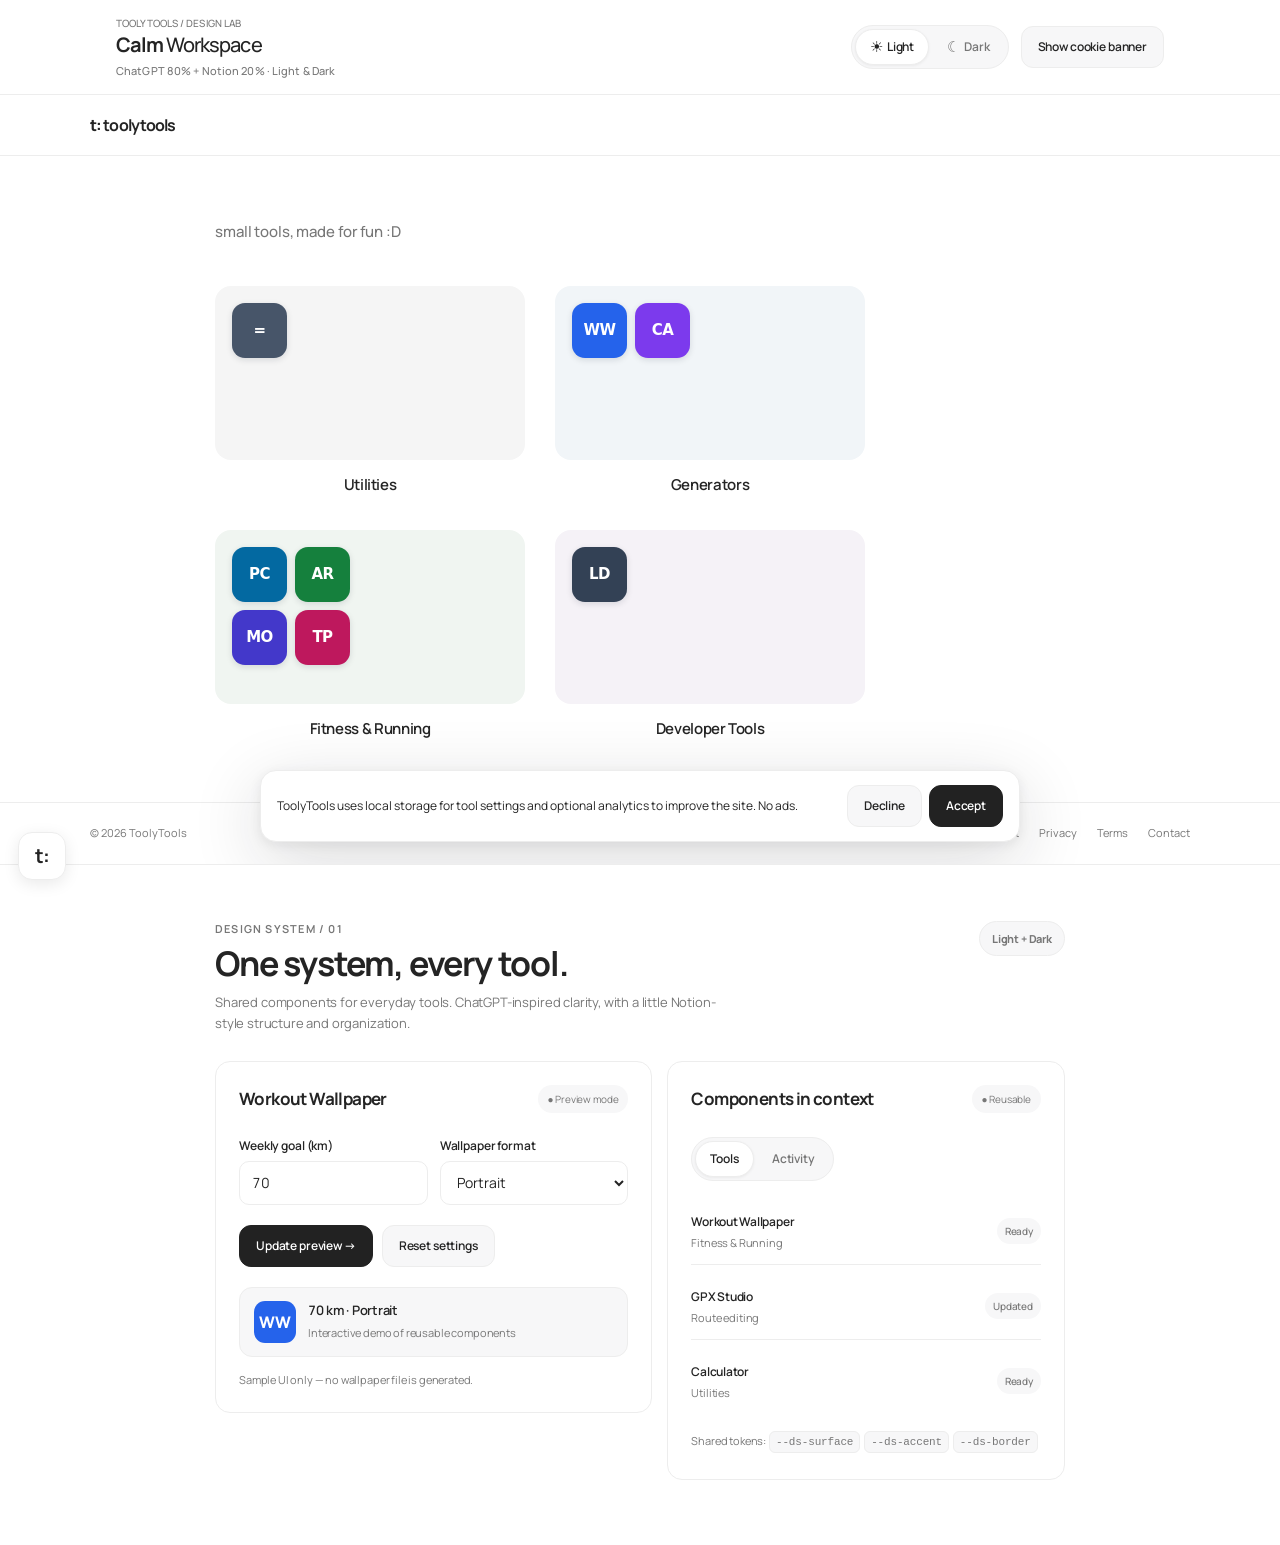
<file: index.html>
<!doctype html>
<html lang="en" data-mode="light">
<head>
  <meta charset="UTF-8">
  <meta name="viewport" content="width=device-width, initial-scale=1, viewport-fit=cover">
  <meta name="color-scheme" content="light dark">
  <meta name="description" content="ToolyTools Calm Workspace — minimal premium typography with Manrope and Noto Sans Thai, in Light and Dark.">
  <title>ToolyTools — Calm Workspace | ChatGPT + Notion Inspired</title>
  <script>
    // Set the last chosen appearance before CSS loads, to avoid a flash.
    (function () {
      try {
        var saved = localStorage.getItem("toolytools-refined-mode");
        document.documentElement.dataset.mode =
          saved === "light" || saved === "dark" ? saved :
          (window.matchMedia("(prefers-color-scheme: dark)").matches ? "dark" : "light");
      } catch (_) { document.documentElement.dataset.mode = "light"; }
    }());
  </script>
  <!-- Editorial-style UI typography; system fonts remain as offline fallback. -->
  <link rel="preconnect" href="https://fonts.googleapis.com">
  <link rel="preconnect" href="https://fonts.gstatic.com" crossorigin>
  <link href="https://fonts.googleapis.com/css2?family=Manrope:wght@400;500;600;700&family=Noto+Sans+Thai:wght@400;500;600;700&display=swap" rel="stylesheet">
  <link rel="stylesheet" href="./styles.css">
  <link rel="stylesheet" href="./interaction.css">
  <link rel="stylesheet" href="./minimal.css?v=20261008-blend">
  <link rel="stylesheet" href="./workspace.css?v=20261008-v3simple">
  <link rel="stylesheet" href="./typography.css?v=20261008-premium">
  <link rel="stylesheet" href="./buttons.css?v=20261009-floating">
  <script src="./refined.js?v=20261008-v3simple" defer></script>
</head>
<body>
  <!-- Persistent bottom-left ToolyTools monogram. Native link: no JavaScript needed. -->
  <a class="floating-brand" href="#main-content" aria-label="ToolyTools — back to tools" title="Back to tools">
    <span aria-hidden="true">t:</span>
  </a>
  <!-- Demo controls — not part of ToolyTools' actual website layout. -->
  <aside class="demo-toolbar" aria-label="Calm Workspace design system controls">
    <div class="toolbar-brand">
      <span class="toolbar-eyebrow">TOOLYTOOLS / DESIGN LAB</span>
      <div class="toolbar-name">Calm <span>Workspace</span></div>
      <div class="toolbar-hint">ChatGPT 80% + Notion 20% · Light & Dark</div>
    </div>
    <div class="toolbar-actions">
      <div class="mode-switch" role="group" aria-label="Appearance">
        <button type="button" data-mode-switch="light" aria-pressed="true"><span aria-hidden="true">☀</span> Light</button>
        <button type="button" data-mode-switch="dark" aria-pressed="false"><span aria-hidden="true">☾</span> Dark</button>
      </div>
      <button class="reset-cookie" id="show-cookie" type="button">Show cookie banner</button>
    </div>
  </aside>

  <!-- The four real ToolyTools folder categories, now interactive. -->
  <div class="site-preview" id="site-preview" data-theme="refined">
    <header class="site-header">
      <div class="site-width header-inner">
        <span class="site-logo"><span class="logo-accent">t:</span> toolytools</span>
      </div>
    </header>
    <main class="home-screen" id="main-content">
      <div class="site-width home-container">
        <div class="home-hero">
          <p class="home-tagline">small tools, made for fun :D</p>
        </div>
        <section class="folder-grid" aria-label="Tool folders" tabindex="0">
          <button class="folder-item" type="button" data-folder="utilities" aria-label="Open Utilities folder" aria-haspopup="dialog" aria-controls="folder-dialog">
            <span aria-hidden="true" class="folder-card">
              <span class="tool-tile tile-equals">=</span>
            </span>
            <span class="folder-title">Utilities</span>
          </button>
          <button class="folder-item" type="button" data-folder="generators" aria-label="Open Generators folder" aria-haspopup="dialog" aria-controls="folder-dialog">
            <span aria-hidden="true" class="folder-card">
              <span class="tool-tile tile-ww">WW</span>
              <span class="tool-tile tile-ca">CA</span>
            </span>
            <span class="folder-title">Generators</span>
          </button>
          <button class="folder-item" type="button" data-folder="fitness" aria-label="Open Fitness &amp; Running folder" aria-haspopup="dialog" aria-controls="folder-dialog">
            <span aria-hidden="true" class="folder-card">
              <span class="tool-tile tile-pc">PC</span>
              <span class="tool-tile tile-ar">AR</span>
              <span class="tool-tile tile-mo">MO</span>
              <span class="tool-tile tile-tp">TP</span>
            </span>
            <span class="folder-title">Fitness &amp; Running</span>
          </button>
          <button class="folder-item" type="button" data-folder="developer" aria-label="Open Developer Tools folder" aria-haspopup="dialog" aria-controls="folder-dialog">
            <span aria-hidden="true" class="folder-card">
              <span class="tool-tile tile-ld">LD</span>
            </span>
            <span class="folder-title">Developer Tools</span>
          </button>
        </section>
      </div>
    </main>
    <footer class="site-footer">
      <div class="site-width footer-inner">
        <span>© 2026 ToolyTools</span>
        <nav class="footer-links" aria-label="Footer pages">
          <span>About</span><span>Privacy</span><span>Terms</span><span>Contact</span>
        </nav>
      </div>
    </footer>
    <div class="cookie-banner" id="cookie-banner" role="region" aria-label="Cookie choices">
      <p>ToolyTools uses local storage for tool settings and optional analytics to improve the site. No ads.</p>
      <div class="cookie-actions">
        <button type="button" data-dismiss-cookie="decline">Decline</button>
        <button type="button" data-dismiss-cookie="accept">Accept</button>
      </div>
    </div>
  </div>

  <!-- Dialog is outside site-preview so it is not clipped by the home layout. -->
  <div class="modal-backdrop" id="folder-backdrop" hidden>
    <section class="folder-dialog" id="folder-dialog" role="dialog" aria-modal="true"
      aria-labelledby="folder-dialog-title"
      tabindex="-1">
      <div class="folder-dialog__header">
        <div class="folder-dialog__intro">
          <h2 id="folder-dialog-title">Fitness &amp; Running</h2>
        </div>
        <button type="button" class="folder-dialog__close" id="close-folder"
          aria-label="Close folder dialog">×</button>
      </div>
      <div class="modal-tools" id="folder-tools" aria-label="Tools in selected folder"></div>
    </section>
  </div>
  <div class="demo-toast" id="demo-toast" role="status" aria-live="polite" hidden></div>

  <!-- Tool-page specimen. Not part of the production ToolyTools homepage. -->
  <section class="component-lab" id="component-lab" aria-label="Reusable components demo">
    <div class="component-lab__inner">
      <div class="kit-intro">
        <div>
          <p class="kit-eyebrow">DESIGN SYSTEM / 01</p>
          <h2>One system, every tool.</h2>
          <p>Shared components for everyday tools. ChatGPT-inspired clarity, with a little Notion-style structure and organization.</p>
        </div>
        <span class="kit-badge">Light + Dark</span>
      </div>
      <div class="kit-grid">
        <article class="kit-card">
          <div class="kit-card__head">
            <h3>Workout Wallpaper</h3>
            <span class="kit-status">● Preview mode</span>
          </div>
          <div class="kit-fields">
            <div class="kit-field">
              <label for="kit-goal">Weekly goal (km)</label>
              <input id="kit-goal" class="kit-control" type="number" min="1" max="999" inputmode="numeric" value="70">
            </div>
            <div class="kit-field">
              <label for="kit-format">Wallpaper format</label>
              <select id="kit-format" class="kit-control">
                <option>Portrait</option><option>Landscape</option><option>Square</option>
              </select>
            </div>
          </div>
          <div class="kit-buttons">
            <button class="kit-button primary" id="kit-generate" type="button">Update preview →</button>
            <button class="kit-button" id="kit-reset" type="button">Reset settings</button>
          </div>
          <div class="kit-result" aria-live="polite">
            <div class="kit-result__art">WW</div>
            <div>
              <div class="kit-result__text" id="kit-result-title">70 km · Portrait</div>
              <div class="kit-result__muted" id="kit-result-info">Interactive demo of reusable components</div>
            </div>
          </div>
          <p class="kit-note">Sample UI only — no wallpaper file is generated.</p>
        </article>
        <article class="kit-card">
          <div class="kit-card__head">
            <h3>Components in context</h3>
            <span class="kit-status">● Reusable</span>
          </div>
          <div class="kit-tabs" role="group" aria-label="Example data">
            <button type="button" class="kit-tab" data-kit-tab="tools" aria-pressed="true">Tools</button>
            <button type="button" class="kit-tab" data-kit-tab="activity" aria-pressed="false">Activity</button>
          </div>
          <div id="kit-list" class="kit-list"></div>
          <p class="kit-note">Shared tokens:
            <span class="kit-code">--ds-surface</span>
            <span class="kit-code">--ds-accent</span>
            <span class="kit-code">--ds-border</span>
          </p>
        </article>
      </div>
    </div>
  </section>
</body>
</html>
</file>
<file: styles.css>
/* ToolyTools — Responsive Layout Foundation.
   Stable geometry for the original site + reusable component specimen.
   Palette and surface styling are defined exclusively in minimal.css. */
*{box-sizing:border-box}
html{min-width:280px}
body{margin:0;font-family:system-ui,-apple-system,"Segoe UI",Arial,sans-serif}
button,input,select{font:inherit}
button{cursor:pointer}
:focus-visible{outline:3px solid var(--ds-focus);outline-offset:3px}
[hidden]{display:none!important}

/* Design-lab-only controls: not intended as a production site header */
.demo-toolbar{
  width:min(100%,1100px);margin:0 auto;padding:17px 22px;
  display:flex;align-items:center;justify-content:space-between;gap:18px;
}
.toolbar-brand{min-width:0}
.toolbar-eyebrow{font-size:10px;letter-spacing:1.5px;font-weight:800}
.toolbar-name{font-weight:850;font-size:20px;letter-spacing:-.65px;line-height:1.25;margin:3px 0}
.toolbar-hint{font-size:11px}
.toolbar-actions{display:flex;align-items:center;gap:12px;flex-shrink:0}
.mode-switch{display:flex;align-items:center;gap:5px;padding:4px;border-radius:11px}
.mode-switch button{border:1px solid transparent;min-height:41px;padding:9px 18px;border-radius:8px;font-size:13px;font-weight:750;transition:background-color .18s,color .18s}
.mode-switch button span{font-size:15px;margin-right:4px}
.reset-cookie{min-height:41px;border:1px solid;border-radius:8px;padding:9px 12px;font-size:11px;font-weight:700;white-space:nowrap}

/* The fixed ToolyTools homepage layout from the previous demo */
.site-preview{
  width:100%;min-height:695px;position:relative;isolation:isolate;
  display:flex;flex-direction:column;overflow:hidden;
  border-top:1px solid;
  transition:background-color .19s ease,color .19s ease,border-color .19s ease;
}
.site-width{max-width:1100px;width:100%;margin:0 auto}
.site-header{height:53px;flex-shrink:0;border-bottom:1px solid}
.header-inner{height:100%;display:flex;align-items:center}
.site-logo{font-size:15px;font-weight:800;letter-spacing:-.4px}
.logo-accent{font-weight:900}
.home-screen{flex:1;min-width:0}
.home-hero{padding-top:51px;padding-bottom:38px}
.home-hero p{
  margin:0;font-family:Consolas,ui-monospace,monospace;
  font-size:13px;line-height:1.35;letter-spacing:.1px;
}
.folder-grid{display:flex;justify-content:space-between;gap:10px;padding:0 70px 20px}
.folder-item{flex:0 0 120px;text-align:center}
.folder-card{
  width:120px;height:120px;padding:10px;
  display:grid;grid-template-columns:repeat(2,45px);
  grid-template-rows:repeat(2,45px);gap:8px;
  align-content:start;justify-content:start;
  position:relative;
  transition:background-color .19s ease,border-color .19s ease,box-shadow .19s ease,transform .19s ease;
}
.tool-tile{
  height:45px;width:45px;display:flex;
  align-items:center;justify-content:center;
  font:900 12px/1 Consolas,ui-monospace,monospace;
  letter-spacing:-.4px;position:relative;z-index:1;
}
.folder-title{font-size:15px;font-weight:740;white-space:nowrap;margin-top:17px;line-height:1.4;letter-spacing:-.35px}
.site-footer{height:67px;flex-shrink:0;border-top:1px solid}
.footer-inner{
  height:100%;display:flex;align-items:center;
  justify-content:space-between;gap:12px;
  font:11px Consolas,ui-monospace,monospace;
}
.footer-links{display:flex;align-items:center;gap:20px}
.cookie-banner{
  position:absolute;left:50%;bottom:22px;transform:translateX(-50%);
  display:flex;align-items:center;gap:20px;
  width:min(760px,calc(100% - 32px));z-index:5;padding:14px 16px;
  border:2px solid;border-radius:10px;
}
.cookie-banner p{
  flex:1;min-width:0;margin:0;
  font:12px/1.5 Consolas,ui-monospace,monospace;
}
.cookie-actions{display:flex;gap:7px}
.cookie-actions button{
  padding:10px 12px;border:1px solid;
  border-radius:6px;font:700 12px Consolas,ui-monospace,monospace;
  min-height:40px;transition:filter .18s,transform .18s;
}
.cookie-actions button:hover{filter:brightness(1.08);transform:translateY(-1px)}

/* Reusable component specimen for future tool pages */
.component-lab{padding:clamp(28px,4vw,52px) 20px 65px;transition:background-color .19s,color .19s}
.component-lab__inner{width:min(100%,1080px);margin:0 auto}
.kit-intro{display:flex;align-items:flex-start;justify-content:space-between;gap:14px;margin-bottom:22px}
.kit-eyebrow{font-size:11px;font-weight:850;letter-spacing:1.1px;margin:0 0 8px}
.kit-intro h2{font-size:clamp(22px,3vw,31px);letter-spacing:-.9px;margin:0 0 9px;line-height:1.15}
.kit-intro p:last-child{font-size:13px;line-height:1.6;margin:0;max-width:620px}
.kit-badge{border:1px solid;border-radius:999px;padding:9px 12px;font-size:11px;white-space:nowrap;font-weight:750}
.kit-grid{display:grid;grid-template-columns:minmax(0,1.25fr) minmax(0,1fr);gap:17px;align-items:start}
.kit-card{min-width:0;border:2px solid;padding:20px;border-radius:12px}
.kit-card__head{display:flex;align-items:center;justify-content:space-between;gap:10px;margin-bottom:20px}
.kit-card h3{font-size:17px;letter-spacing:-.3px;margin:0}
.kit-status{border:1px solid;border-radius:999px;font-size:11px;padding:6px 9px;white-space:nowrap}
.kit-fields{display:grid;grid-template-columns:1fr 1fr;gap:12px}
.kit-field{display:flex;flex-direction:column;min-width:0;gap:7px}
.kit-field label{font-size:12px;font-weight:770}
.kit-control{
  width:100%;min-width:0;min-height:44px;
  padding:10px 12px;border:1px solid;border-radius:7px;font-size:14px;
}
.kit-buttons{display:flex;flex-wrap:wrap;gap:9px;margin-top:20px}
.kit-button{min-height:44px;padding:10px 15px;border:1px solid;border-radius:7px;font-weight:750;transition:transform .17s,background-color .17s}
.kit-button:active{transform:translateY(1px)}
.kit-result{display:flex;gap:12px;align-items:flex-start;margin-top:20px;padding:14px;border:2px solid;border-radius:10px}
.kit-result__art{height:43px;width:43px;flex:0 0 43px;display:grid;place-items:center;border-radius:6px;font-weight:800}
.kit-result__text{font-size:13px;font-weight:800;line-height:1.5}
.kit-result__muted{font-size:11px;margin-top:5px}
.kit-tabs{display:flex;gap:7px;margin-bottom:18px}
.kit-tab{min-height:38px;border:1px solid;border-radius:7px;padding:8px 12px;font-size:12px;font-weight:750}
.kit-list{display:grid;gap:9px}
.kit-list__item{display:flex;align-items:center;justify-content:space-between;gap:10px;padding:11px 0;border-bottom:1px solid}
.kit-list__item:last-child{border-bottom:0}
.kit-list__title{font-size:12px;font-weight:750}
.kit-list__sub{font-size:11px;margin-top:5px}
.kit-pill{font-size:10px;padding:6px 8px;border-radius:999px;font-weight:750;white-space:nowrap}
.kit-note{font-size:11px;line-height:1.65;margin:14px 0 0}
.kit-code{display:inline-block;padding:4px 6px;border:1px solid;border-radius:5px;font:11px ui-monospace,monospace;margin:3px 1px}

/* Responsive: mobile homepage remains ONE HORIZONTAL RAIL, never a 2-col grid. */
@media(max-width:1150px){
  .site-width{padding-inline:22px}
  .folder-grid{padding-inline:40px}
}
@media(max-width:900px){.kit-grid{grid-template-columns:1fr}}
@media(max-width:720px){
  html,body{width:100%;max-width:100%;overflow-x:clip}
  .demo-toolbar{padding:13px 14px;gap:10px}
  .toolbar-name{font-size:17px}
  .toolbar-eyebrow{font-size:9px;letter-spacing:1px}
  .toolbar-hint{font-size:10px}
  .toolbar-actions{flex-direction:column;gap:5px;align-items:stretch}
  .mode-switch{padding:2px}
  .mode-switch button{min-height:44px;padding:9px 11px;font-size:12px}
  .reset-cookie{min-height:32px;font-size:10px;padding:6px}
  .site-preview{min-height:640px;min-width:0}
  .site-width{padding-inline:26px}
  .home-hero{padding-top:35px;padding-bottom:39px}
  .home-hero p{font-size:12px}
  .folder-grid{
    width:calc(100% + 52px);margin-left:-26px;
    padding:0 0 24px 73px;gap:105px;justify-content:flex-start;
    overflow-x:auto;overscroll-behavior-x:contain;
    scrollbar-width:none;scroll-snap-type:none
  }
  .folder-grid::-webkit-scrollbar{display:none}
  .folder-item{flex-shrink:0}
  .folder-title{font-size:14px;margin-top:15px}
  .site-footer{height:50px}
  .footer-inner{padding-inline:15px;font-size:9px;gap:4px}
  .footer-links{gap:9px;font-size:9px;flex-wrap:wrap;justify-content:flex-end}
  .cookie-banner{bottom:13px;display:block;padding:13px 14px;max-width:calc(100% - 24px)}
  .cookie-banner p{font-size:11px;margin-bottom:10px;overflow-wrap:anywhere}
  .cookie-actions{display:flex}
  .cookie-actions button{flex:1;min-height:44px;font-size:11px}
  .component-lab{padding:28px 14px 45px}
  .kit-intro{display:block}
  .kit-badge{display:inline-block;margin-top:13px}
  .kit-card{padding:16px}
  .kit-fields{grid-template-columns:1fr}
  .kit-buttons{display:grid;grid-template-columns:1fr 1fr}
  .kit-button{padding:10px 6px}
}
@media(max-width:360px){
 .site-width{padding-inline:19px}
 .folder-grid{margin-left:-19px;width:calc(100% + 38px);padding-left:60px;gap:85px}
 .footer-links{gap:6px;font-size:8px}
 .demo-toolbar{flex-wrap:wrap}
 .toolbar-actions{flex-direction:row;width:100%;align-items:center}
 .mode-switch{flex:1}
 .mode-switch button{flex:1}
 .reset-cookie{max-width:118px;white-space:normal}
}
@media(prefers-reduced-motion:reduce){
 *,*::before,*::after{scroll-behavior:auto!important;transition-duration:0s!important;animation-duration:0s!important}
}
</file>
<file: interaction.css>
/* Folder interaction and desktop/mobile preview adapted from the real
   ToolyTools mobile screenshots. This file is demo-only (no real tool links). */

/* Homepage: four interactive folders, 2x2 instead of the earlier swipe rail. */
.site-preview .home-container{width:min(100%,1100px)}
.site-preview .folder-grid{
  width:min(100%,590px);display:grid;grid-template-columns:repeat(2,minmax(0,1fr));
  gap:30px 28px;justify-content:start;margin:0;padding:0 0 32px;
  overflow:visible;scroll-snap-type:none;
}
.site-preview .folder-item{
  position:relative;display:block;min-width:0;min-height:0;width:100%;padding:0;
  margin:0;flex:none;background:transparent;border:0;
  text-align:left;color:var(--text);cursor:pointer;
}
.site-preview .folder-card{
  width:100%;height:207px;padding:17px;
  grid-template-columns:repeat(2,74px);grid-template-rows:repeat(2,74px);
  gap:9px;align-content:start;justify-content:start;
  background:var(--folder-color);border:var(--card-border);
}
.site-preview .tool-tile{
  width:74px;height:74px;font-size:19px;line-height:1;
  box-shadow:1px 1px 0 var(--shadow-ink);
}
.site-preview .folder-title{
  position:relative;display:flex;align-items:center;
  gap:7px;justify-content:space-between;
  min-height:34px;padding:0 16px;margin-top:-49px;
  margin-bottom:15px;white-space:normal;
  font-size:15px;letter-spacing:-.2px;font-weight:760;
  z-index:2;line-height:1.25;
}
.folder-arrow{font-size:18px;flex:none;line-height:1;color:var(--text)}
.site-preview .folder-item:hover .folder-card,
.site-preview .folder-item:focus-visible .folder-card{
  transform:translateY(-2px);box-shadow:2px 4px 0 var(--shadow-ink);
}
.site-preview .folder-item:active .folder-card{
  transform:translateY(1px);box-shadow:1px 1px 0 var(--shadow-ink);
}
.site-preview .folder-item:focus-visible{outline-offset:7px}
.site-preview .folder-item:hover .folder-card,
.site-preview .folder-item:focus-visible .folder-card{border-color:var(--accent)}
.site-preview .site-preview,.site-preview .folder-item{touch-action:manipulation}

/* Responsive folder dialog; final look is provided by minimal.css. */
body.folder-dialog-open{overflow:hidden}
.modal-backdrop{
  position:fixed;inset:0;z-index:200;
  display:flex;align-items:center;justify-content:center;
  padding:clamp(12px,3vw,34px);
  background:rgb(17 21 22 / .45);
  -webkit-backdrop-filter:blur(6px);backdrop-filter:blur(6px);
}
.folder-dialog{
  width:min(100%,670px);max-height:min(87dvh,790px);
  overflow-x:hidden;overflow-y:auto;overscroll-behavior:contain;
  scrollbar-width:thin;
  background:var(--surface);border:1.5px solid var(--border);
  border-radius:12px;box-shadow:3px 5px 0 var(--shadow-ink);
  color:var(--text);padding:clamp(18px,3vw,34px);
  animation:dialog-enter .2s ease both;
}
@keyframes dialog-enter{
  from{opacity:0;transform:translateY(10px) scale(.987)}
  to{opacity:1;transform:translateY(0) scale(1)}
}
.folder-dialog__header{display:flex;align-items:flex-start;gap:12px;justify-content:space-between;margin-bottom:23px}
.folder-dialog__intro{min-width:0}
.folder-dialog__eyebrow{display:block;color:var(--accent);font:800 10px/1.5 ui-monospace,Consolas,monospace;letter-spacing:1px;margin:0 0 7px}
.folder-dialog h2{
  margin:0;font-size:clamp(23px,3vw,32px);line-height:1.15;
  letter-spacing:-.9px;font-weight:850;
}
.folder-dialog__intro p{color:var(--muted);font-size:12px;line-height:1.5;margin:10px 0 0}
.folder-dialog__close{
  flex:0 0 44px;width:44px;height:44px;
  display:grid;place-items:center;background:var(--surface-2);
  border:1.5px solid var(--border);border-radius:9px;
  color:var(--text);font-size:28px;line-height:1;
  transition:transform .18s,background-color .18s;
}
.folder-dialog__close:hover{background:var(--accent);color:var(--on-accent);transform:rotate(7deg)}
.modal-tools{display:grid;grid-template-columns:repeat(2,minmax(0,1fr));gap:16px}
.modal-tool{
  position:relative;display:flex;flex-direction:column;align-items:flex-start;
  min-height:176px;padding:16px 17px 14px;min-width:0;
  text-align:left;cursor:pointer;
  color:var(--text);background:var(--surface);
  border:1.5px solid var(--border);border-radius:9px;
  box-shadow:2px 3px 0 var(--shadow-ink);
  transition:transform .18s,box-shadow .18s,background-color .18s;
}
.modal-tool:hover,.modal-tool:focus-visible{
  transform:translateY(-2px);box-shadow:2px 5px 0 var(--shadow-ink);
  background:var(--surface-2);
}
.modal-tool:active{transform:translateY(1px);box-shadow:1px 1px 0 var(--shadow-ink)}
.modal-tool__icon{
  display:grid;place-items:center;flex:0 0 56px;width:56px;height:56px;
  font:900 17px ui-monospace,Consolas,monospace;
  border:1px solid var(--border);border-radius:4px;
  background:var(--tool-color);color:var(--tool-ink);
  margin-bottom:14px;
}
.modal-tool__name{font-size:14px;font-weight:780;line-height:1.3;letter-spacing:-.2px}
.modal-tool__description{
  display:block;color:var(--muted);font-size:11px;line-height:1.45;
  margin-top:5px;max-width:95%;padding-bottom:14px;
}
.modal-tool__arrow{
  position:absolute;right:13px;bottom:10px;font-size:19px;line-height:1;color:var(--text)
}
.folder-dialog__foot{
  display:flex;justify-content:space-between;align-items:center;
  gap:12px;margin-top:22px;padding-top:15px;
  border-top:1px solid var(--border);
  color:var(--muted);font:600 11px ui-monospace,Consolas,monospace;
}
.demo-toast{
  position:fixed;z-index:250;left:50%;bottom:24px;max-width:min(500px,calc(100% - 32px));
  transform:translateX(-50%);
  padding:13px 18px;min-height:44px;display:flex;align-items:center;
  border:1.5px solid var(--border);border-radius:9px;
  box-shadow:2px 2px 0 var(--shadow-ink);
  background:var(--surface);color:var(--text);font-size:13px;font-weight:700;
  text-align:center;
}
html[data-mode="dark"] .modal-backdrop{background:rgb(3 6 7 / .67)}
html[data-mode="dark"] .modal-tool{background:var(--surface-2)}
html[data-mode="dark"] .modal-tool:hover{background:#374752}
@media(min-width:1120px){
 .modal-backdrop{justify-content:flex-end;padding-right:max(38px,calc((100vw - 1280px) / 2))}
 .folder-dialog{width:min(46vw,640px)}
 .site-preview .folder-grid{margin-left:0}
}
@media(max-width:720px){
  .site-preview{min-height:calc(100svh - 110px)}
  .site-preview .home-hero{padding-bottom:32px}
  .site-preview .folder-grid{
    width:100%;margin:0;display:grid;
    grid-template-columns:repeat(2,minmax(0,1fr));
    gap:22px 17px;padding:0 0 30px;
    overflow:visible;
  }
  .site-preview .folder-item{width:100%;min-width:0;flex:none}
  .site-preview .folder-card{
    width:100%;height:174px;
    padding:12px;gap:8px;
    grid-template-columns:repeat(2,minmax(0,1fr));
    grid-template-rows:repeat(2,minmax(0,1fr));
  }
  .site-preview .tool-tile{
    width:100%;height:100%;max-height:62px;
    font-size:clamp(12px,3.8vw,17px);
  }
  .site-preview .folder-title{
    min-height:40px;padding:0 10px;
    margin-top:-49px;margin-bottom:9px;
    font-size:clamp(11px,3.4vw,14px);line-height:1.15;
  }
  .folder-arrow{font-size:17px}
  .modal-backdrop{align-items:center;padding:14px}
  .folder-dialog{
    width:100%;max-height:calc(100dvh - 35px);
    padding:20px 17px 17px;box-shadow:3px 4px 0 var(--shadow-ink);
  }
  .folder-dialog__header{margin-bottom:19px}
  .modal-tools{gap:12px}
  .modal-tool{
    min-height:164px;padding:12px 11px 14px;
    box-shadow:2px 2px 0 var(--shadow-ink);
  }
  .modal-tool__icon{height:54px;width:54px;flex-basis:54px;margin-bottom:11px}
  .modal-tool__name{font-size:12px}
  .modal-tool__description{font-size:10px;line-height:1.4}
  .modal-tool__arrow{bottom:9px;right:10px}
}
@media(max-width:360px){
 .site-preview .folder-grid{width:100%;margin:0;gap:18px 12px;padding:0 0 26px}
 .site-preview .folder-card{height:155px;padding:10px;gap:6px}
 .site-preview .tool-tile{max-height:56px}
 .site-preview .folder-title{font-size:11px}
 .folder-dialog{padding:17px 13px}
 .modal-tools{gap:10px}
 .modal-tool{min-height:162px;padding:10px}
 .modal-tool__icon{height:47px;width:47px;flex-basis:47px}
}
@media(prefers-reduced-motion:reduce){
 .folder-dialog{animation:none}
}
</file>
<file: minimal.css>
/* ToolyTools — Soft Minimal UI
   Neutral, content-first visual language inspired by conversational apps.
   No glass, frosted effects, patterns, saturated gradients or hard shadows.
   Layout foundation: styles.css + interaction.css. Functionality: refined.js. */
:root,
html[data-mode="light"]{
  color-scheme:light;
  --bg:#fafafa;
  --surface:#ffffff;
  --surface-2:#f3f4f4;
  --text:#202123;
  --muted:#73777d;
  --border:#e7e7e7;
  --accent:#202123;
  --on-accent:#ffffff;
  --focus:#516d88;
  --hover:#f6f7f7;
  --shadow-ink:transparent;
  --shadow-card:0 2px 8px #20212308;
  --shadow-dialog:0 18px 70px #171a2029,0 3px 12px #171a2012;
  --site-glow:none;
  --radius-lg:18px;
  --radius-md:12px;
  --card-border:1px solid var(--border);
  --tile-border:0 solid transparent;
  --folder-1:#f2f3f3;
  --folder-2:#f2f5f7;
  --folder-3:#eef3ef;
  --folder-4:#f2f1f5;
  --tile-1:#e1e5e9;
  --tile-2:#deeaf3;
  --tile-3:#e9edf0;
  --tile-4:#deebf4;
  --tile-5:#daebe2;
  --tile-6:#e5e2f2;
  --tile-7:#dbedf0;
  --tile-8:#e3e4ec;
  --tile-ink:#435363;
  --ds-bg:var(--bg);
  --ds-surface:var(--surface);
  --ds-surface-alt:var(--surface-2);
  --ds-text:var(--text);
  --ds-muted:var(--muted);
  --ds-border:var(--border);
  --ds-accent:var(--accent);
  --ds-on-accent:var(--on-accent);
  --ds-positive:#3a7663;
  --ds-focus:var(--focus);
  --ds-radius:var(--radius-lg);
  --ds-shadow:var(--shadow-card);
}
html[data-mode="dark"]{
  color-scheme:dark;
  --bg:#171717;
  --surface:#242424;
  --surface-2:#2e2e2e;
  --text:#f1f1f1;
  --muted:#aaaeb2;
  --border:#363636;
  --accent:#f2f2f2;
  --on-accent:#1c1c1c;
  --focus:#a9bfd2;
  --hover:#303030;
  --shadow-ink:transparent;
  --shadow-card:0 3px 12px #00000015;
  --shadow-dialog:0 22px 90px #0000008c,0 4px 15px #0000004d;
  --folder-1:#303234;
  --folder-2:#2d353b;
  --folder-3:#2e3935;
  --folder-4:#33313a;
  --tile-1:#48535d;
  --tile-2:#485d6c;
  --tile-3:#474e53;
  --tile-4:#476176;
  --tile-5:#446456;
  --tile-6:#56536d;
  --tile-7:#476168;
  --tile-8:#535469;
  --tile-ink:#ecf4fa;
  --ds-positive:#a6d3bc;
}

/* Overall shell */
html,body{background:var(--bg);color:var(--text)}
body{
  font-family:-apple-system,BlinkMacSystemFont,"Segoe UI",Inter,system-ui,sans-serif;
  -webkit-font-smoothing:antialiased;
}
:focus-visible{outline:2px solid var(--focus);outline-offset:3px}
.demo-toolbar{
  max-width:1080px;
  padding:20px 24px 18px;
  gap:20px;
}
.toolbar-eyebrow{color:var(--muted);font-size:10px;letter-spacing:1px;font-weight:600}
.toolbar-name{font-size:21px;font-weight:690;letter-spacing:-.8px}
.toolbar-name span{color:var(--text);font-weight:500}
.toolbar-hint{color:var(--muted);font-size:12px;margin-top:4px}
.mode-switch{
  border:1px solid var(--border);background:var(--surface-2);
  border-radius:999px;padding:3px;box-shadow:none;
}
.mode-switch button{
  min-height:39px;border:0;border-radius:999px;padding:8px 15px;
  background:transparent;color:var(--muted);font-weight:600;
}
.mode-switch button:hover{background:var(--hover);color:var(--text)}
.mode-switch button[aria-pressed="true"]{
  background:var(--surface);color:var(--text);
  border:1px solid var(--border);box-shadow:0 1px 4px #00000012;
}
.reset-cookie{
  background:var(--surface);color:var(--muted);
  border:1px solid var(--border);border-radius:999px;
  padding:8px 14px;font-size:11px;font-weight:560;
}
.reset-cookie:hover{background:var(--hover);color:var(--text)}

/* Homepage: content has visual priority, no decoration behind it */
.site-preview[data-theme="refined"]{
  background:var(--bg);border-top:1px solid var(--border);
  color:var(--text);
}
.site-preview[data-theme="refined"]::before,
.site-preview[data-theme="refined"]::after{display:none;content:none}
.site-preview[data-theme="refined"] .site-header{
  background:var(--bg);border-bottom:1px solid var(--border);
}
.site-preview .site-logo{color:var(--text);font-weight:700;letter-spacing:-.5px}
.site-preview .logo-accent{color:var(--text)}
.site-preview .home-hero{padding-top:56px;padding-bottom:36px}
.site-preview .home-hero p{
  font:500 14px/1.45 -apple-system,BlinkMacSystemFont,"Segoe UI",system-ui,sans-serif;
  color:var(--muted);letter-spacing:0;
}
.site-preview .folder-grid{width:min(100%,620px);gap:30px 24px}
.site-preview .folder-item{color:var(--text)}
.site-preview .folder-card{
  height:194px;
  background:var(--surface);
  border:1px solid var(--border);
  border-radius:19px;
  box-shadow:var(--shadow-card);
  transition:background-color .18s ease,box-shadow .18s ease,transform .18s ease;
}
.site-preview[data-theme="refined"] .folder-card{
  background:var(--surface);
  border:1px solid var(--border);
  border-radius:19px;
  box-shadow:var(--shadow-card);
}
.site-preview[data-theme="refined"] .folder-card::after,
.site-preview .folder-card::before{display:none;content:none}
.site-preview .tool-tile,
.site-preview[data-theme="refined"] .tool-tile{
  border:0;border-radius:11px;box-shadow:none;
  color:var(--tile-ink);
  font:680 18px/1 -apple-system,BlinkMacSystemFont,"Segoe UI",system-ui,sans-serif;
  letter-spacing:-.35px;
}
.site-preview .tile-equals{background:var(--tile-1)}
.site-preview .tile-ww{background:var(--tile-2)}
.site-preview .tile-ca{background:var(--tile-3)}
.site-preview .tile-pc{background:var(--tile-4)}
.site-preview .tile-ar{background:var(--tile-5)}
.site-preview .tile-mo{background:var(--tile-6)}
.site-preview .tile-tp{background:var(--tile-7)}
.site-preview .tile-ld{background:var(--tile-8)}
.site-preview .folder-title{
  font-size:15px;font-weight:650;letter-spacing:-.3px;
  color:var(--text);
  margin-top:-48px;
}
.site-preview .folder-arrow{font-size:15px;color:var(--muted);opacity:1}
.site-preview .folder-item:hover .folder-card,
.site-preview .folder-item:focus-visible .folder-card{
  border-color:var(--border);background:var(--hover);
  box-shadow:0 5px 16px #20212312;
  transform:translateY(-2px);
}
html[data-mode="dark"] .site-preview .folder-item:hover .folder-card,
html[data-mode="dark"] .site-preview .folder-item:focus-visible .folder-card{
  box-shadow:0 5px 16px #00000030;
}
.site-preview .folder-item:active .folder-card{
  transform:scale(.985);box-shadow:var(--shadow-card);
}
.site-preview .site-footer{border-top:1px solid var(--border)}
.site-preview .footer-inner{
  color:var(--muted);
  font:450 11px/1.5 -apple-system,BlinkMacSystemFont,"Segoe UI",system-ui,sans-serif;
}
.site-preview[data-theme="refined"] .cookie-banner{
  border:1px solid var(--border);border-radius:16px;
  background:var(--surface);box-shadow:var(--shadow-dialog);
}
.site-preview[data-theme="refined"] .cookie-banner p{
  font:440 12px/1.5 -apple-system,BlinkMacSystemFont,"Segoe UI",system-ui,sans-serif;
  color:var(--text);
}
.site-preview[data-theme="refined"] .cookie-actions button{
  border:1px solid var(--border);background:var(--surface-2);color:var(--text);
  border-radius:999px;
  font:600 12px -apple-system,BlinkMacSystemFont,"Segoe UI",system-ui,sans-serif;
}
.site-preview[data-theme="refined"] .cookie-actions button[data-dismiss-cookie="accept"]{
  background:var(--accent);color:var(--on-accent);border-color:var(--accent);
}

/* Dialog: plain modal with a tidy vertical tool list, not floating glass tiles */
.modal-backdrop{
  background:#00000065;
  -webkit-backdrop-filter:none;backdrop-filter:none;
  justify-content:center;
}
html[data-mode="dark"] .modal-backdrop{background:#000000af}
.folder-dialog{
  width:min(100%,560px);max-height:min(86dvh,760px);
  background:var(--surface);color:var(--text);
  border:1px solid var(--border);border-radius:22px;
  box-shadow:var(--shadow-dialog);
  padding:27px 27px 19px;
  -webkit-backdrop-filter:none;backdrop-filter:none;
}
.folder-dialog__header{margin-bottom:19px}
.folder-dialog__eyebrow{
  color:var(--muted);font:600 10px/1.5 -apple-system,BlinkMacSystemFont,"Segoe UI",system-ui,sans-serif;
  letter-spacing:.7px;
}
.folder-dialog h2{font-size:clamp(22px,3vw,28px);font-weight:685;letter-spacing:-.9px}
.folder-dialog__intro p{color:var(--muted);font-size:13px;margin-top:7px}
.folder-dialog__close{
  flex:0 0 38px;width:38px;height:38px;
  border:0;border-radius:50%;
  background:var(--surface-2);color:var(--muted);
  font-size:23px;font-weight:400;
}
.folder-dialog__close:hover{background:var(--hover);color:var(--text);transform:none}
.modal-tools{display:grid;grid-template-columns:1fr;gap:5px}
.modal-tool{
  position:relative;
  display:grid;grid-template-columns:48px minmax(0,1fr) 18px;
  grid-template-rows:auto auto;
  column-gap:13px;row-gap:3px;
  min-height:74px;padding:12px;border:0;border-radius:13px;
  background:var(--surface);box-shadow:none;
  text-align:left;color:var(--text);
  transition:background-color .16s ease;
}
.modal-tool:hover,.modal-tool:focus-visible,
html[data-mode="dark"] .modal-tool:hover{
  background:var(--hover);box-shadow:none;transform:none;
}
.modal-tool:active{background:var(--surface-2);transform:none}
.modal-tool__icon{
  width:46px;height:46px;flex:none;
  grid-column:1;grid-row:1/3;
  display:grid;place-items:center;
  font:670 13px/1 -apple-system,BlinkMacSystemFont,"Segoe UI",system-ui,sans-serif;
  border:0;border-radius:12px;
  background:var(--tool-color);color:var(--tool-ink);
  box-shadow:none;margin:0;align-self:center;
}
.modal-tool__content{
  grid-column:2;grid-row:1/3;
  display:flex;min-width:0;flex-direction:column;justify-content:center;gap:4px;
}
.modal-tool__name{font-size:13px;font-weight:650;line-height:1.3;letter-spacing:-.2px}
.modal-tool__description{
  margin:0;padding:0;color:var(--muted);max-width:none;
  font-size:11px;line-height:1.35;
}
.modal-tool__arrow{
  position:static;grid-column:3;grid-row:1/3;
  align-self:center;justify-self:end;
  color:var(--muted);font-size:16px;
}
.folder-dialog__foot{
  border-top:1px solid var(--border);margin-top:17px;
  color:var(--muted);font:450 11px -apple-system,BlinkMacSystemFont,"Segoe UI",system-ui,sans-serif;
}
.demo-toast{
  border:1px solid var(--border);border-radius:14px;
  background:var(--surface);color:var(--text);
  box-shadow:var(--shadow-dialog);font-size:12px;font-weight:540;
}

/* Component Lab: same visual tokens as the homepage */
.component-lab{
  background:var(--bg);color:var(--text);
  border-top:1px solid var(--border);
}
.component-lab::before,.component-lab::after{display:none;content:none}
.kit-eyebrow{color:var(--muted);font-weight:600;letter-spacing:.7px}
.kit-intro h2{font-weight:685;letter-spacing:-.9px}
.kit-intro p:last-child{color:var(--muted)}
.kit-badge,.kit-status,.kit-pill{
  border:1px solid var(--border);border-radius:999px;
  background:var(--surface-2);color:var(--muted);
}
.kit-card{
  position:relative;
  background:var(--surface);color:var(--text);
  border:1px solid var(--border);border-radius:18px;
  box-shadow:var(--shadow-card);
}
.kit-card::before{display:none;content:none}
.kit-card h3{font-weight:650}
.kit-field label{color:var(--text)}
.kit-control{
  min-height:44px;background:var(--surface);color:var(--text);
  border:1px solid var(--border);border-radius:11px;
}
.kit-control:focus-visible{outline:2px solid var(--focus)}
.kit-button,.kit-tab{
  background:var(--surface-2);color:var(--text);
  border:1px solid transparent;border-radius:999px;box-shadow:none;
  font-weight:590;
}
.kit-button:hover,.kit-tab:hover{background:var(--hover);filter:none}
.kit-button.primary,.kit-tab[aria-pressed="true"]{
  background:var(--accent);color:var(--on-accent);
  border-color:var(--accent);box-shadow:none;
}
html[data-mode="dark"] .kit-button:hover,html[data-mode="dark"] .kit-tab:hover{filter:none}
.kit-result{
  background:var(--surface-2);border:1px solid var(--border);border-radius:13px;
}
.kit-result__art{
  background:var(--tile-2);color:var(--tile-ink);border-radius:11px;
}
.kit-result__muted,.kit-list__sub,.kit-note{color:var(--muted)}
.kit-code{border:1px solid var(--border);background:var(--surface-2);border-radius:6px}
.kit-list__item{border-bottom-color:var(--border)}

/* Mobile: one quiet 2x2 home grid and a compact bottom sheet */
@media(max-width:720px){
  .demo-toolbar{padding:14px 14px;gap:12px}
  .toolbar-name{font-size:17px}
  .toolbar-hint{font-size:10px}
  .mode-switch button{min-height:42px;padding:8px 12px}
  .site-preview .home-hero{padding-top:35px;padding-bottom:32px}
  .site-preview .home-hero p{font-size:13px}
  .site-preview .folder-grid{width:100%;gap:22px 16px}
  .site-preview .folder-card,
  .site-preview[data-theme="refined"] .folder-card{
    height:174px;padding:12px;border-radius:16px;
  }
  .site-preview .tool-tile,
  .site-preview[data-theme="refined"] .tool-tile{
    border-radius:10px;font-size:clamp(12px,3.7vw,16px);
  }
  .site-preview .folder-title{
    margin-top:-48px;font-size:clamp(11px,3.35vw,14px);
  }
  .modal-backdrop{padding:0;align-items:flex-end}
  .folder-dialog{
    width:100%;max-width:none;max-height:min(89dvh,820px);
    padding:25px 16px max(19px,env(safe-area-inset-bottom));
    border-radius:20px 20px 0 0;border-bottom:0;
    box-shadow:0 -16px 48px #0000002a;
  }
  .folder-dialog::before{
    content:"";position:sticky;display:block;z-index:1;
    top:-15px;width:36px;height:4px;margin:-15px auto 22px;
    background:var(--border);border-radius:99px;opacity:1;pointer-events:none;
  }
  .modal-tools{grid-template-columns:1fr;gap:5px}
  .modal-tool{
    min-height:72px;padding:11px 10px;grid-template-columns:44px minmax(0,1fr) 18px;
    column-gap:11px;
  }
  .modal-tool__icon{width:44px;height:44px}
  .modal-tool__name{font-size:13px}
  .modal-tool__description{font-size:11px}
  .folder-dialog__close{width:44px;height:44px;flex-basis:44px}
  .kit-card{border-radius:16px}
}
@media(max-width:360px){
  .site-preview .folder-grid{gap:18px 12px}
  .site-preview .folder-card,.site-preview[data-theme="refined"] .folder-card{
    height:155px;padding:10px;
  }
  .site-preview .folder-title{font-size:11px}
  .folder-dialog{padding-inline:13px}
}
@media(prefers-reduced-motion:reduce){
  .folder-dialog{animation:none}
}
/* No glass effects, including on browsers where blur might be supported. */
.site-preview .folder-card,.folder-dialog,.modal-tool,.kit-card,.mode-switch{
  -webkit-backdrop-filter:none;backdrop-filter:none;
}
</file>
<file: workspace.css>
/* Calm Workspace / ChatGPT-inspired 80% + Notion-inspired 20%
   Clean reading hierarchy + soft pill controls from conversational apps.
   Subtle collection organization, labels and muted category color from notes apps.
   Static demo only; not an affiliation with either product. */

/* Semantic refinements shared across appearance modes */
:root,html[data-mode="light"] {
  --bg:#ffffff;
  --surface:#ffffff;
  --surface-2:#f7f7f8;
  --text:#242424;
  --muted:#777777;
  --border:#ededed;
  --hover:#f5f5f5;
  --accent:#222222;
  --on-accent:#ffffff;
  --shadow-card:none;
  --folder-1:#f5f5f5;
  --folder-2:#f1f5f8;
  --folder-3:#f0f5f1;
  --folder-4:#f5f2f7;
  /* High-contrast, solid-color tool identities; white labels across modes. */
  --tile-1:#475569; /* Calculator — slate */
  --tile-2:#2563eb; /* Workout Wallpaper — blue */
  --tile-3:#7c3aed; /* CA Tool — violet */
  --tile-4:#0369a1; /* Pace Calculator — ocean */
  --tile-5:#15803d; /* AFTERRUN — green */
  --tile-6:#4338ca; /* Monthy — indigo */
  --tile-7:#be185d; /* Taper — berry */
  --tile-8:#334155; /* LD Tool — graphite */
  --tile-ink:#ffffff;
  --category-blue:#577c99;
  --category-green:#5e8873;
  --category-purple:#82739a;
  --category-neutral:#868686;
}
html[data-mode="dark"] {
  --bg:#171717;
  --surface:#212121;
  --surface-2:#292929;
  --text:#f0f0f0;
  --muted:#a2a2a2;
  --border:#363636;
  --hover:#2c2c2c;
  --accent:#eeeeee;
  --on-accent:#1c1c1c;
  --shadow-card:none;
  --folder-1:#292929;
  --folder-2:#26313a;
  --folder-3:#25342d;
  --folder-4:#302c38;
  /* Preserve recognizable app color in Dark mode, without glowing/neon cards. */
  --tile-1:#475569;
  --tile-2:#1d4ed8;
  --tile-3:#6d28d9;
  --tile-4:#0e7490;
  --tile-5:#15803d;
  --tile-6:#4338ca;
  --tile-7:#be185d;
  --tile-8:#334155;
  --tile-ink:#ffffff;
  --category-blue:#93b7d4;
  --category-green:#a0d2b1;
  --category-purple:#baa9d4;
  --category-neutral:#b0b0b0;
}
body, .site-preview, .component-lab { background:var(--bg);color:var(--text) }
body { letter-spacing:-.01em }

/* Lightweight testing toolbar: deliberately separate from the website */
.demo-toolbar{
  width:min(100%,1100px);max-width:1100px;
  padding:16px 26px;gap:16px;
}
.toolbar-brand{display:grid;gap:2px}
.toolbar-eyebrow{font-size:10px;color:var(--muted);letter-spacing:.08em}
.toolbar-name{margin:0;font-size:20px;font-weight:650;letter-spacing:-.045em}
.toolbar-name span{font-weight:550}
.toolbar-hint{font-size:11px;color:var(--muted)}
.mode-switch{border-color:var(--border);background:var(--surface-2);box-shadow:none}
.mode-switch button{font-weight:560;color:var(--muted)}
.mode-switch button[aria-pressed="true"]{
  border-color:var(--border);background:var(--surface);
  color:var(--text);box-shadow:0 1px 3px #00000013;
}
.reset-cookie{background:transparent;color:var(--muted);border-color:var(--border)}
.reset-cookie:hover{background:var(--hover)}

/* Centered reading column, generous typography, quiet supporting copy. */
.site-preview{min-height:770px}
.site-preview[data-theme="refined"]{background:var(--bg)}
.site-preview .home-container{
  max-width:850px;width:100%;
}
.site-preview .site-header{height:61px}
.site-preview[data-theme="refined"] .site-header{
  background:var(--bg);border-color:var(--border);
}
.site-preview .site-logo{font-size:16px;font-weight:685;letter-spacing:-.055em}
.site-preview .logo-accent{color:var(--text)}
.site-preview .home-hero{
  padding-top:clamp(52px,7vw,96px);
  padding-bottom:46px;
}
.site-preview .home-hero p.home-eyebrow{
  display:flex;align-items:center;gap:9px;
  margin:0 0 17px;
  font-size:10px;font-weight:640;letter-spacing:.11em;
  color:var(--muted);
}
.eyebrow-dot{display:inline-block;width:4px;height:4px;border-radius:50%;background:var(--muted)}
.site-preview .home-hero h1{
  margin:0 0 17px;max-width:630px;
  font-size:clamp(38px,5.6vw,60px);
  line-height:1.07;font-weight:660;
  letter-spacing:-.065em;color:var(--text);
}
.site-preview .home-hero h1 span{color:var(--muted);font-weight:545}
.site-preview .home-hero p.home-description{
  max-width:470px;
  margin:0;font-size:clamp(13px,1.6vw,15px);
  line-height:1.7;letter-spacing:-.012em;
  color:var(--muted);font-weight:415;
}
.site-preview .folder-section-heading{
  display:flex;justify-content:space-between;align-items:center;
  gap:12px;
  border-bottom:1px solid var(--border);
  padding:0 0 15px;margin-bottom:20px;
}
.folder-section-heading span:first-child{font-size:13px;font-weight:645}
.folder-section-heading span:last-child{
  color:var(--muted);font-size:11px;
  font-weight:490;letter-spacing:0;
}

/* Notion-like collections, not oversized gallery tiles. */
.site-preview .folder-grid{
  width:100%;max-width:100%;
  display:grid;grid-template-columns:repeat(2,minmax(0,1fr));
  gap:24px 18px;padding:0 0 65px;
}
.site-preview .folder-item{
  display:flex;flex-direction:column;
  min-width:0;align-items:stretch;
  color:var(--text);border-radius:16px;
}
.site-preview .folder-card,
.site-preview[data-theme="refined"] .folder-card{
  display:grid;
  width:100%;height:157px;
  grid-template-columns:repeat(2,55px);
  grid-template-rows:repeat(2,55px);
  justify-content:start;align-content:start;
  gap:7px;padding:16px;
  background:var(--folder-color);
  border:1px solid transparent;
  border-radius:16px;
  box-shadow:none;
}
.site-preview .folder-item:nth-child(1){--folder-color:var(--folder-1);--folder-accent:var(--category-neutral)}
.site-preview .folder-item:nth-child(2){--folder-color:var(--folder-2);--folder-accent:var(--category-blue)}
.site-preview .folder-item:nth-child(3){--folder-color:var(--folder-3);--folder-accent:var(--category-green)}
.site-preview .folder-item:nth-child(4){--folder-color:var(--folder-4);--folder-accent:var(--category-purple)}
.site-preview .tool-tile,.site-preview[data-theme="refined"] .tool-tile{
  width:55px;height:55px;
  border:0;border-radius:13px;
  box-shadow:0 2px 6px #11182720;
  font-size:15px;font-weight:740;letter-spacing:-.035em;
  color:var(--tile-ink);
}
.site-preview .folder-info{
  display:flex;flex-direction:column;min-width:0;
  padding:13px 2px 0;gap:6px;
}
.site-preview .folder-title{
  display:flex;align-items:center;justify-content:space-between;
  gap:6px;
  margin:0;min-height:0;padding:0;
  line-height:1.3;font-size:15px;
  font-weight:635;letter-spacing:-.025em;
  white-space:normal;
}
.site-preview .folder-arrow{flex:none;color:var(--muted);font-size:15px}
.site-preview .folder-desc{
  display:block;min-height:17px;
  color:var(--muted);font-size:12px;
  line-height:1.45;font-weight:415;
}
.site-preview .folder-count{
  align-self:flex-start;
  color:var(--folder-accent);
  font-size:10px;font-weight:675;letter-spacing:.085em;
  margin-top:3px;line-height:1.5;
}
.site-preview .folder-item:hover .folder-card,
.site-preview .folder-item:focus-visible .folder-card{
  transform:none;background:var(--folder-color);
  border-color:var(--border);
  box-shadow:inset 0 0 0 1px var(--border);
}
.site-preview .folder-item:hover .folder-arrow,
.site-preview .folder-item:focus-visible .folder-arrow{color:var(--text)}
.site-preview .folder-item:active .folder-card{transform:scale(.988);box-shadow:none}
.site-preview .folder-item:focus-visible{outline:2px solid var(--focus);outline-offset:5px}
.site-preview .site-footer{height:62px;border-color:var(--border)}
.site-preview .footer-inner{font-size:11px;letter-spacing:0}
.site-preview .cookie-banner{box-shadow:var(--shadow-dialog)}

/* Dialog: organized rows / quiet grouping rather than decorative tiles. */
.folder-dialog{border-radius:19px}
.folder-dialog__header{margin-bottom:24px}
.folder-dialog__eyebrow{font-size:10px;color:var(--muted);letter-spacing:.08em}
.folder-dialog h2{font-size:28px}
.folder-dialog__intro p{max-width:400px}
.modal-tools{gap:3px}
.modal-tool{min-height:74px;padding:12px 10px;border-radius:12px}
.modal-tool__icon{
  background:var(--tool-color);color:var(--tool-ink);
  font-weight:740;box-shadow:0 1px 4px #1118271a;
}
.modal-tool__arrow{color:var(--muted)}
.folder-dialog__foot{padding-top:13px}
.folder-dialog__foot span:last-child{opacity:.75}

/* Notion-inspired labels: form controls and previews align with content hierarchy. */
.component-lab{padding-top:56px}
.component-lab__inner{max-width:850px}
.kit-eyebrow{letter-spacing:.11em;font-weight:645}
.kit-intro{margin-bottom:27px}
.kit-intro h2{font-size:clamp(25px,3vw,34px);font-weight:665}
.kit-intro p:last-child{max-width:525px}
.kit-grid{grid-template-columns:minmax(0,1.1fr) minmax(0,1fr);gap:15px}
.kit-card{padding:23px;border-radius:15px}
.kit-card__head{margin-bottom:24px}
.kit-status{border:0;background:var(--surface-2);padding:7px 10px;font-size:10px}
.kit-field label{font-weight:595;color:var(--text)}
.kit-control{border-radius:10px;background:var(--surface)}
.kit-button{min-height:42px;padding:10px 16px;border-radius:999px}
.kit-button.primary{font-weight:625}
.kit-result{border-radius:13px;padding:13px 14px}
.kit-result__art{width:42px;height:42px;flex-basis:42px}
.kit-tab{border-radius:9px;min-height:36px}
.kit-tabs{gap:4px}
.kit-pill{border:0;background:var(--surface-2);font-weight:530}
.kit-list__item{padding-block:14px}

/* Natural responsiveness: keep the 2x2 folder grid and readable titles. */
@media(max-width:900px){
  .kit-grid{grid-template-columns:1fr}
}
@media(max-width:720px){
  .demo-toolbar{padding:14px 15px;gap:9px}
  .toolbar-name{font-size:17px}
  .toolbar-hint{font-size:10px}
  .mode-switch button{min-height:43px;padding-inline:12px}
  .site-preview{min-height:675px}
  .site-preview .site-header{height:55px}
  .site-preview .home-container{padding-inline:23px}
  .site-preview .home-hero{padding-top:57px;padding-bottom:40px}
  .site-preview .home-hero p.home-eyebrow{font-size:9px;margin-bottom:15px}
  .site-preview .home-hero h1{
    margin-bottom:15px;font-size:clamp(37px,9vw,49px);line-height:1.08;
  }
  .site-preview .home-hero p.home-description{max-width:335px;font-size:13px;line-height:1.62}
  .site-preview .folder-section-heading{
    margin-bottom:17px;padding-bottom:13px;
  }
  .folder-section-heading span:first-child{font-size:12px}
  .folder-section-heading span:last-child{font-size:10px}
  .site-preview .folder-grid{width:100%;margin:0;gap:25px 13px;padding-bottom:42px}
  .site-preview .folder-card,.site-preview[data-theme="refined"] .folder-card{
    height:132px;padding:12px;gap:5px;
    border-radius:14px;
    grid-template-columns:repeat(2,minmax(0,49px));
    grid-template-rows:repeat(2,49px);
  }
  .site-preview .tool-tile,.site-preview[data-theme="refined"] .tool-tile{
    width:49px;height:49px;max-height:none;
    border-radius:11px;font-size:13px;
  }
  .site-preview .folder-info{padding-top:11px;gap:5px}
  .site-preview .folder-title{font-size:clamp(12px,3.5vw,15px);padding:0;margin:0;min-height:0}
  .site-preview .folder-desc{font-size:11px;min-height:30px}
  .site-preview .folder-count{font-size:9px;margin-top:1px}
  .folder-dialog{padding-top:29px;border-radius:19px 19px 0 0}
  .folder-dialog h2{font-size:25px}
  .component-lab{padding-top:43px}
  .kit-intro h2{font-size:26px}
  .kit-card{padding:18px}
}
@media(max-width:360px){
  .site-preview .home-container{padding-inline:17px}
  .site-preview .folder-grid{gap:22px 11px}
  .site-preview .folder-card,.site-preview[data-theme="refined"] .folder-card{
    height:123px;padding:10px;
    grid-template-columns:repeat(2,minmax(0,46px));
    grid-template-rows:repeat(2,46px);
  }
  .site-preview .tool-tile,.site-preview[data-theme="refined"] .tool-tile{width:46px;height:46px}
  .site-preview .folder-title{font-size:12px}
  .folder-section-heading span:last-child{font-size:9px}
}

/* Original-copy, new-style presentation
   Visual text/structure matches the minimal original ToolyTools homepage and
   two-column folder popup, while retaining this design system's typography,
   distinct high-contrast tool colors, rounded shapes and Light/Dark tokens. */
.site-preview .home-hero{
  padding-top:clamp(44px,6vw,64px);
  padding-bottom:42px;
}
.site-preview .home-hero p.home-tagline{
  margin:0;
  color:var(--muted);
  font:500 clamp(13px,1.6vw,15px)/1.5 -apple-system,BlinkMacSystemFont,"Segoe UI",system-ui,sans-serif;
  letter-spacing:-.01em;
}
.site-preview .folder-grid{
  width:min(100%,650px);
  max-width:650px;
  gap:34px 30px;
  padding-bottom:55px;
}
.site-preview .folder-item{
  display:flex;
  flex-direction:column;
  align-items:stretch;
}
.site-preview .folder-card,
.site-preview[data-theme="refined"] .folder-card{
  height:174px;
  grid-template-columns:repeat(2,55px);
  grid-template-rows:repeat(2,55px);
  gap:8px;
  padding:16px;
  border-radius:16px;
}
.site-preview .folder-title{
  position:static;
  display:block;
  min-height:0;
  width:100%;
  padding:14px 2px 0;
  margin:0;
  text-align:center;
  color:var(--text);
  font-size:15px;
  line-height:1.4;
  font-weight:620;
  letter-spacing:-.025em;
}
/* Compact two-column popup matching the original labels-only intent. */
.folder-dialog{
  width:min(100%,500px);
  padding:26px 26px 22px;
}
.folder-dialog__header{
  align-items:center;
  margin-bottom:20px;
}
.folder-dialog h2{
  font-size:clamp(22px,3vw,28px);
  font-weight:665;
}
.modal-tools{
  display:grid;
  grid-template-columns:repeat(2,minmax(0,1fr));
  gap:10px 12px;
}
.modal-tool,
html[data-mode="dark"] .modal-tool{
  display:flex;
  flex-direction:column;
  align-items:center;
  justify-content:center;
  gap:13px;
  min-width:0;
  min-height:142px;
  padding:16px 10px;
  border:0;
  border-radius:14px;
  background:transparent;
  box-shadow:none;
  color:var(--text);
  text-align:center;
}
.modal-tool:hover,
.modal-tool:focus-visible,
html[data-mode="dark"] .modal-tool:hover{
  background:var(--hover);
  box-shadow:none;
  transform:none;
}
.modal-tool__icon{
  display:grid;
  place-items:center;
  flex:0 0 64px;
  width:64px;
  height:64px;
  margin:0;
  border:0;
  border-radius:13px;
  background:var(--tool-color);
  color:var(--tool-ink);
  font-size:17px;
  font-weight:745;
  box-shadow:0 2px 7px #10182722;
}
.modal-tool__name{
  display:block;
  width:100%;
  min-width:0;
  font-size:13px;
  font-weight:590;
  line-height:1.45;
  letter-spacing:-.015em;
  color:var(--text);
}
@media(max-width:720px){
  .site-preview .home-hero{padding-top:46px;padding-bottom:38px}
  .site-preview .home-hero p.home-tagline{font-size:13px}
  .site-preview .folder-grid{width:100%;gap:28px 14px;padding-bottom:45px}
  .site-preview .folder-card,
  .site-preview[data-theme="refined"] .folder-card{
    height:141px;
    grid-template-columns:repeat(2,minmax(0,49px));
    grid-template-rows:repeat(2,49px);
    gap:5px;
    padding:12px;
    border-radius:14px;
  }
  .site-preview .folder-title{
    font-size:clamp(12px,3.35vw,14px);
    padding:12px 1px 0;
    margin:0;
  }
  /* Original popup is centered; keep modern spacing and close affordance. */
  .modal-backdrop{
    align-items:center;
    padding:16px;
  }
  .folder-dialog{
    width:min(100%,460px);
    max-width:460px;
    max-height:calc(100dvh - 32px);
    padding:24px 15px 17px;
    border:1px solid var(--border);
    border-radius:20px;
    box-shadow:var(--shadow-dialog);
  }
  .folder-dialog::before{display:none;content:none}
  .folder-dialog h2{font-size:clamp(20px,5.5vw,25px)}
  .modal-tools{grid-template-columns:repeat(2,minmax(0,1fr));gap:4px 7px}
  .modal-tool,html[data-mode="dark"] .modal-tool{
    min-height:126px;
    padding:12px 6px;
    gap:11px;
  }
  .modal-tool__icon{flex-basis:60px;width:60px;height:60px;font-size:16px}
  .modal-tool__name{font-size:12px}
}
@media(max-width:360px){
  .site-preview .folder-grid{gap:24px 12px}
  .site-preview .folder-card,
  .site-preview[data-theme="refined"] .folder-card{
    height:127px;
    padding:10px;
    grid-template-columns:repeat(2,46px);
    grid-template-rows:repeat(2,46px);
  }
  .site-preview .folder-title{font-size:12px}
  .modal-backdrop{padding:12px}
  .folder-dialog{padding:22px 11px 14px}
  .modal-tool,html[data-mode="dark"] .modal-tool{min-height:119px}
}
</file>
<file: typography.css>
/* ToolyTools Typography / Premium Minimal
   Latin: Manrope; Thai: Noto Sans Thai.
   Purpose: elegant, consistent letterforms without changing layout or color.
   The font stack gracefully falls back to native UI fonts when offline. */
:root{
  --font-ui:"Manrope","Noto Sans Thai",-apple-system,BlinkMacSystemFont,"Segoe UI",Arial,sans-serif;
  --font-number:"Manrope","Noto Sans Thai",system-ui,sans-serif;
  --font-code:"SFMono-Regular",Consolas,"Liberation Mono",monospace;
  font-synthesis:none;
}

/* Use one shared family across all controls and the static style specimens.
   More specific classes cover earlier font shorthand declarations. */
body,button,input,select,textarea,
.toolbar-brand,.toolbar-eyebrow,.toolbar-name,.toolbar-hint,
.mode-switch button,.reset-cookie,
.site-preview .site-logo,
.site-preview .home-hero p.home-tagline,
.site-preview .folder-title,
.site-preview .tool-tile,
.site-preview .footer-inner,
.site-preview[data-theme="refined"] .cookie-banner p,
.site-preview[data-theme="refined"] .cookie-actions button,
.folder-dialog,.folder-dialog h2,.folder-dialog__eyebrow,
.folder-dialog__close,.modal-tool,.modal-tool__icon,.modal-tool__name,
.demo-toast,.component-lab,
.kit-intro,.kit-card,.kit-card h3,
.kit-field label,.kit-control,.kit-button,.kit-tab,
.kit-result,.kit-list__item,.kit-pill,.kit-status{
  font-family:var(--font-ui);
}

/* Restrained, confident type hierarchy; font weights remain in real font files. */
.toolbar-name{
  font-weight:700;
  letter-spacing:-.048em;
}
.toolbar-name span{font-weight:500}
.toolbar-hint,.toolbar-eyebrow{
  font-weight:500;
  letter-spacing:.01em;
}
.site-preview .site-logo{
  font-weight:700;
  letter-spacing:-.055em;
}
.site-preview .home-hero p.home-tagline{
  font-weight:500;
  letter-spacing:-.008em;
  line-height:1.6;
}
.site-preview .folder-title{
  font-weight:600;
  letter-spacing:-.024em;
  line-height:1.48;
}
.site-preview .tool-tile,
.site-preview[data-theme="refined"] .tool-tile{
  font-weight:700;
  letter-spacing:-.035em;
}
.site-preview .footer-inner{
  font-weight:400;
  letter-spacing:0;
}
.site-preview[data-theme="refined"] .cookie-banner p{
  font-weight:400;
  letter-spacing:0;
}
.site-preview[data-theme="refined"] .cookie-actions button,
.mode-switch button,.reset-cookie{
  font-weight:600;
  letter-spacing:-.012em;
}
.folder-dialog h2{
  font-weight:700;
  letter-spacing:-.045em;
}
.modal-tool__name{
  font-weight:600;
  letter-spacing:-.018em;
  line-height:1.5;
}
.modal-tool__icon{
  font-weight:700;
  letter-spacing:-.028em;
}
.kit-intro h2,.kit-card h3{
  font-weight:700;
  letter-spacing:-.035em;
}
.kit-field label,.kit-button,.kit-tab{
  font-weight:600;
  letter-spacing:-.01em;
}
.kit-list__title,.kit-result__text{
  font-weight:600;
  letter-spacing:-.02em;
}
.kit-code{font-family:var(--font-code)}
.kit-control[type="number"],.kit-result__text{
  font-variant-numeric:tabular-nums;
}

/* Preserve the existing legibility/spacing on small phones. */
@media(max-width:360px){
  .site-preview .folder-title{letter-spacing:-.027em}
  .modal-tool__name{letter-spacing:-.014em}
}
</file>
<file: buttons.css>
/* ToolyTools / Button System 01 — Premium Minimal
   CTA buttons: one geometry, two semantic variants.
   Selection controls: dedicated pill-style segmented variants.
   Folder cards and clickable tool icons are not CTA buttons.
   Loaded last so these tokens consistently override older demo styles. */
:root{
  --btn-height:42px;
  --btn-radius:12px;
  --btn-weight:600;
  --btn-duration:160ms;
  --btn-primary-bg:var(--accent);
  --btn-primary-text:var(--on-accent);
  --btn-primary-hover:#424242;
  --btn-secondary-bg:var(--surface-2);
  --btn-secondary-hover:var(--hover);
  --btn-secondary-border:var(--border);
  --btn-secondary-text:var(--text);
}
html[data-mode="dark"]{
  --btn-primary-hover:#d6d6d6;
  --btn-secondary-bg:#303030;
  --btn-secondary-hover:#3c3c3c;
}

/* Shared CTA foundation: Cookie actions, toolbar reset and Component Lab buttons. */
.reset-cookie,
.kit-button,
.site-preview[data-theme="refined"] .cookie-actions button{
  display:inline-flex;
  align-items:center;
  justify-content:center;
  gap:7px;
  min-height:var(--btn-height);
  padding:9px 16px;
  border:1px solid var(--btn-secondary-border);
  border-radius:var(--btn-radius);
  background:var(--btn-secondary-bg);
  color:var(--btn-secondary-text);
  box-shadow:none;
  font-family:var(--font-ui,system-ui,sans-serif);
  font-weight:var(--btn-weight);
  font-size:12px;
  letter-spacing:-.012em;
  line-height:1.35;
  text-align:center;
  text-decoration:none;
  transform:none;
  filter:none;
  transition:background-color var(--btn-duration) ease,
    border-color var(--btn-duration) ease,
    color var(--btn-duration) ease,
    transform var(--btn-duration) ease;
}
.reset-cookie:hover,
.kit-button:hover,
.site-preview[data-theme="refined"] .cookie-actions button:hover{
  background:var(--btn-secondary-hover);
  border-color:var(--border);
  color:var(--text);
  box-shadow:none;
  filter:none;
  transform:none;
}
/* Primary and Secondary must share exactly the same geometry and weight. */
.kit-button.primary{font-weight:var(--btn-weight)}
.kit-button.primary,
.site-preview[data-theme="refined"] .cookie-actions button[data-dismiss-cookie="accept"]{
  background:var(--btn-primary-bg);
  border-color:var(--btn-primary-bg);
  color:var(--btn-primary-text);
}
.kit-button.primary:hover,
.site-preview[data-theme="refined"] .cookie-actions button[data-dismiss-cookie="accept"]:hover{
  background:var(--btn-primary-hover);
  border-color:var(--btn-primary-hover);
  color:var(--btn-primary-text);
}
.reset-cookie:active,
.kit-button:active,
.site-preview[data-theme="refined"] .cookie-actions button:active{
  transform:scale(.985);
}
.reset-cookie:focus-visible,
.kit-button:focus-visible,
.site-preview[data-theme="refined"] .cookie-actions button:focus-visible,
.mode-switch button:focus-visible,
.kit-tab:focus-visible,
.folder-dialog__close:focus-visible{
  outline:2px solid var(--focus);
  outline-offset:3px;
}
.reset-cookie:disabled,.kit-button:disabled,
.site-preview[data-theme="refined"] .cookie-actions button:disabled{
  cursor:not-allowed;opacity:.5;transform:none;
}

/* Selection controls keep a separate, intentionally pill-shaped track. */
.mode-switch,
.kit-tabs{
  display:inline-flex;
  align-items:center;
  width:max-content;
  max-width:100%;
  padding:3px;
  gap:3px;
  border:1px solid var(--border);
  border-radius:999px;
  background:var(--surface-2);
  box-shadow:none;
}
.mode-switch button,
.kit-tab,
.kit-tab[aria-pressed="true"]{
  display:inline-flex;
  justify-content:center;
  align-items:center;
  min-height:36px;
  padding:7px 14px;
  border:1px solid transparent;
  border-radius:999px;
  font-family:var(--font-ui,system-ui,sans-serif);
  font-size:12px;
  font-weight:600;
  line-height:1.3;
  letter-spacing:-.01em;
  background:transparent;
  color:var(--muted);
  box-shadow:none;
  filter:none;
  transform:none;
  transition:background-color var(--btn-duration) ease,
    color var(--btn-duration) ease,
    border-color var(--btn-duration) ease;
}
.mode-switch button:hover,
.kit-tab:hover{
  background:var(--hover);
  color:var(--text);
  filter:none;
  box-shadow:none;
}
.mode-switch button[aria-pressed="true"],
.kit-tab[aria-pressed="true"],
.kit-tab[aria-pressed="true"]:hover{
  background:var(--surface);
  border-color:var(--border);
  color:var(--text);
  box-shadow:0 1px 3px #0000000e;
  filter:none;
}
html[data-mode="dark"] .kit-tab:hover,
html[data-mode="dark"] .kit-tab[aria-pressed="true"]:hover{
  filter:none;
}

/* Icon-only dismiss action uses the same 12px radius, without darkening itself. */
.folder-dialog__close{
  flex:0 0 42px;
  width:42px;
  height:42px;
  min-height:42px;
  padding:0;
  border:1px solid var(--border);
  border-radius:var(--btn-radius);
  background:var(--surface-2);
  color:var(--muted);
  box-shadow:none;
  transition:background-color var(--btn-duration) ease,
    color var(--btn-duration) ease,
    border-color var(--btn-duration) ease;
}
.folder-dialog__close:hover{
  background:var(--hover);
  color:var(--text);
  border-color:var(--border);
  transform:none;
}
@media(max-width:720px){
  .reset-cookie,
  .kit-button,
  .site-preview[data-theme="refined"] .cookie-actions button{
    min-height:var(--btn-height);
  }
  .mode-switch button,.kit-tab{
    min-height:36px;
  }
  .kit-tabs{max-width:100%}
  .folder-dialog__close{
    flex-basis:42px;width:42px;height:42px;
  }
}
@media(max-width:360px){
  .reset-cookie{min-height:42px;padding:7px 9px}
  .mode-switch{flex:1 1 auto}
  .mode-switch button{flex:1 1 0;padding:6px 9px}
}
/* Respect the device's reduced-motion preference without extra JS. */
@media(prefers-reduced-motion:reduce){
  .reset-cookie,.kit-button,
  .site-preview[data-theme="refined"] .cookie-actions button,
  .mode-switch button,.kit-tab,.folder-dialog__close{
    transition:none;
  }
}

/* Persistent ToolyTools monogram, anchored to the viewport bottom-left.
   Works as a real link to the tools section without adding JS or affecting
   the site's grid, scroll height, or existing button variants. */
.floating-brand{
  position:fixed;
  z-index:30;
  inset-inline-start:max(18px,env(safe-area-inset-left));
  bottom:max(20px,calc(env(safe-area-inset-bottom) + 16px));
  display:inline-flex;
  align-items:center;
  justify-content:center;
  width:48px;
  height:48px;
  border:1px solid var(--border);
  border-radius:14px;
  background:var(--surface);
  color:var(--text);
  box-shadow:0 4px 16px #00000016;
  font:700 20px/1 var(--font-ui,system-ui,sans-serif);
  letter-spacing:-.055em;
  text-decoration:none;
  user-select:none;
  -webkit-tap-highlight-color:transparent;
  transition:background-color var(--btn-duration) ease,
    border-color var(--btn-duration) ease,
    box-shadow var(--btn-duration) ease,
    transform var(--btn-duration) ease;
}
.floating-brand:hover{
  background:var(--surface-2);
  border-color:var(--muted);
  box-shadow:0 6px 20px #00000020;
}
.floating-brand:active{transform:scale(.96)}
.floating-brand:focus-visible{
  outline:2px solid var(--focus);
  outline-offset:4px;
}
@media(max-width:720px){
  .floating-brand{
    inset-inline-start:max(12px,env(safe-area-inset-left));
    bottom:max(14px,calc(env(safe-area-inset-bottom) + 12px));
    width:44px;
    height:44px;
    border-radius:13px;
    font-size:19px;
  }
}
@media(prefers-reduced-motion:reduce){
  .floating-brand{transition:none}
}
</file>
